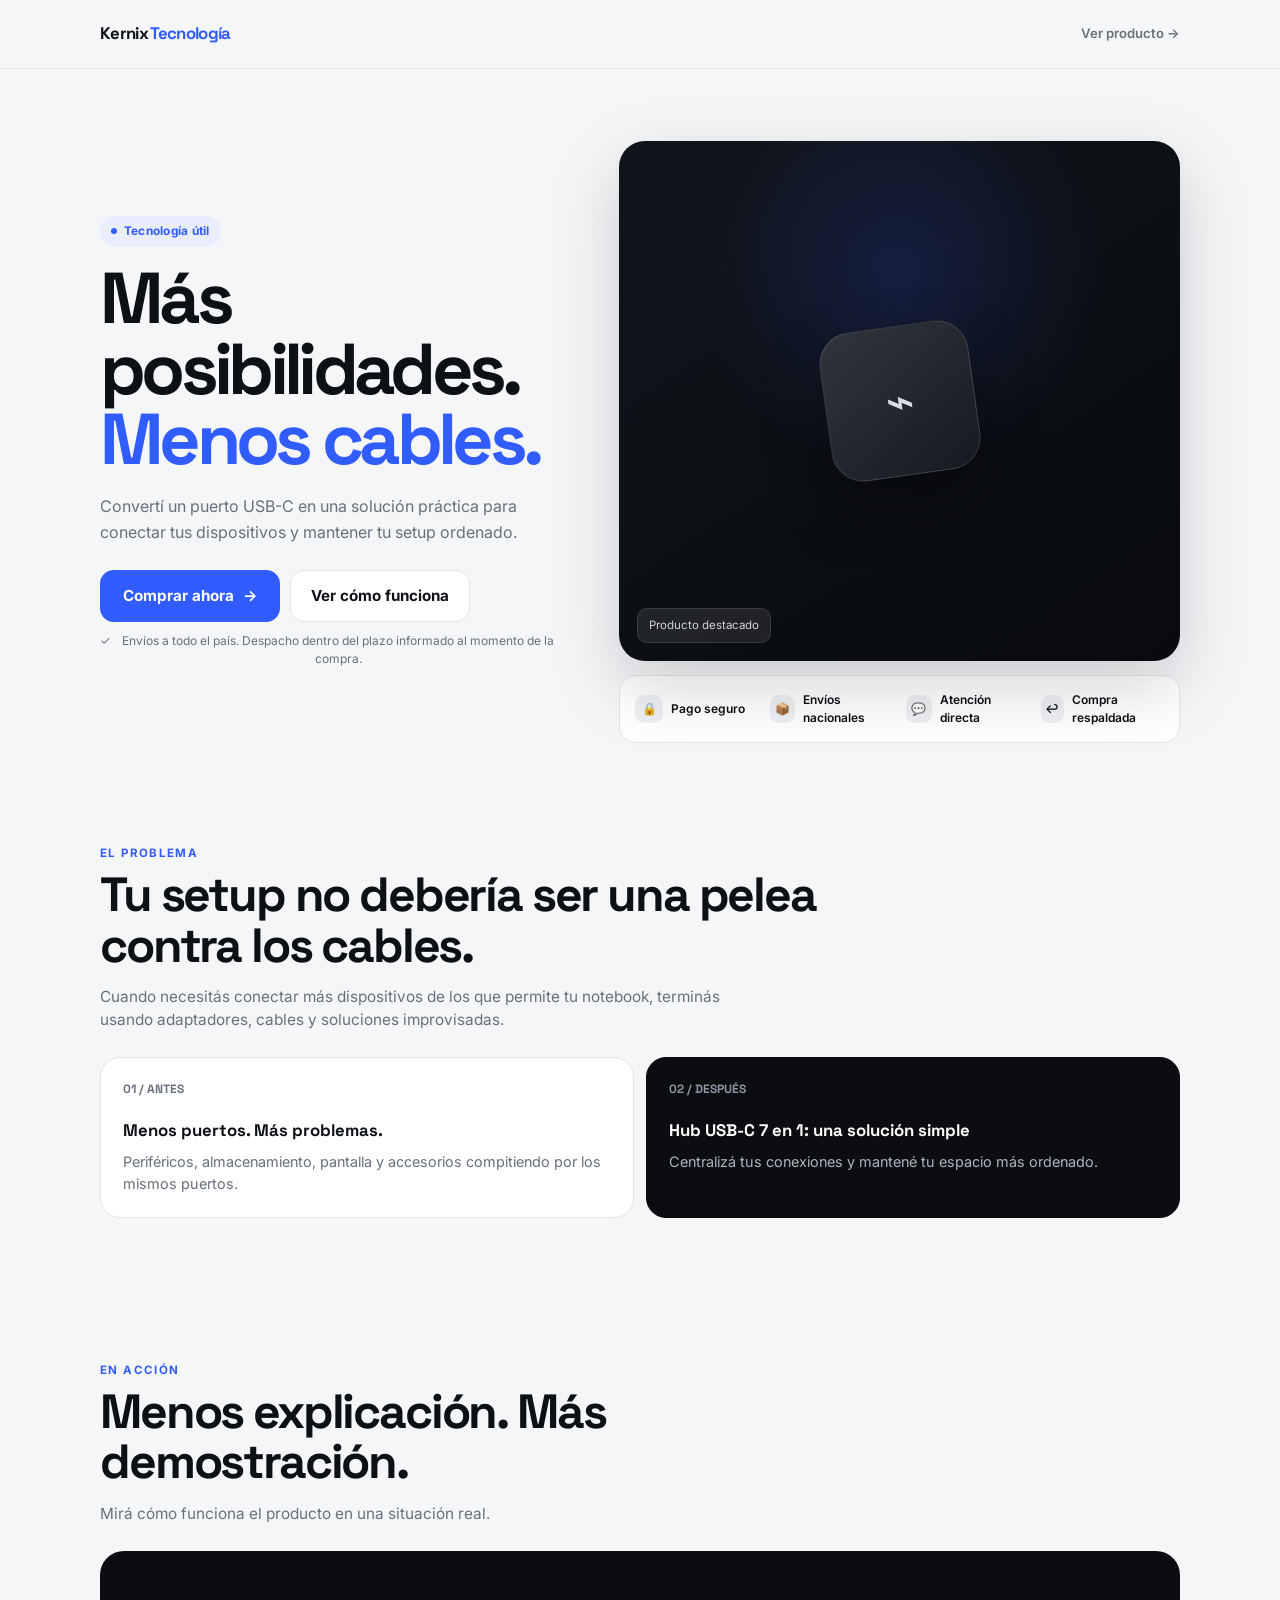
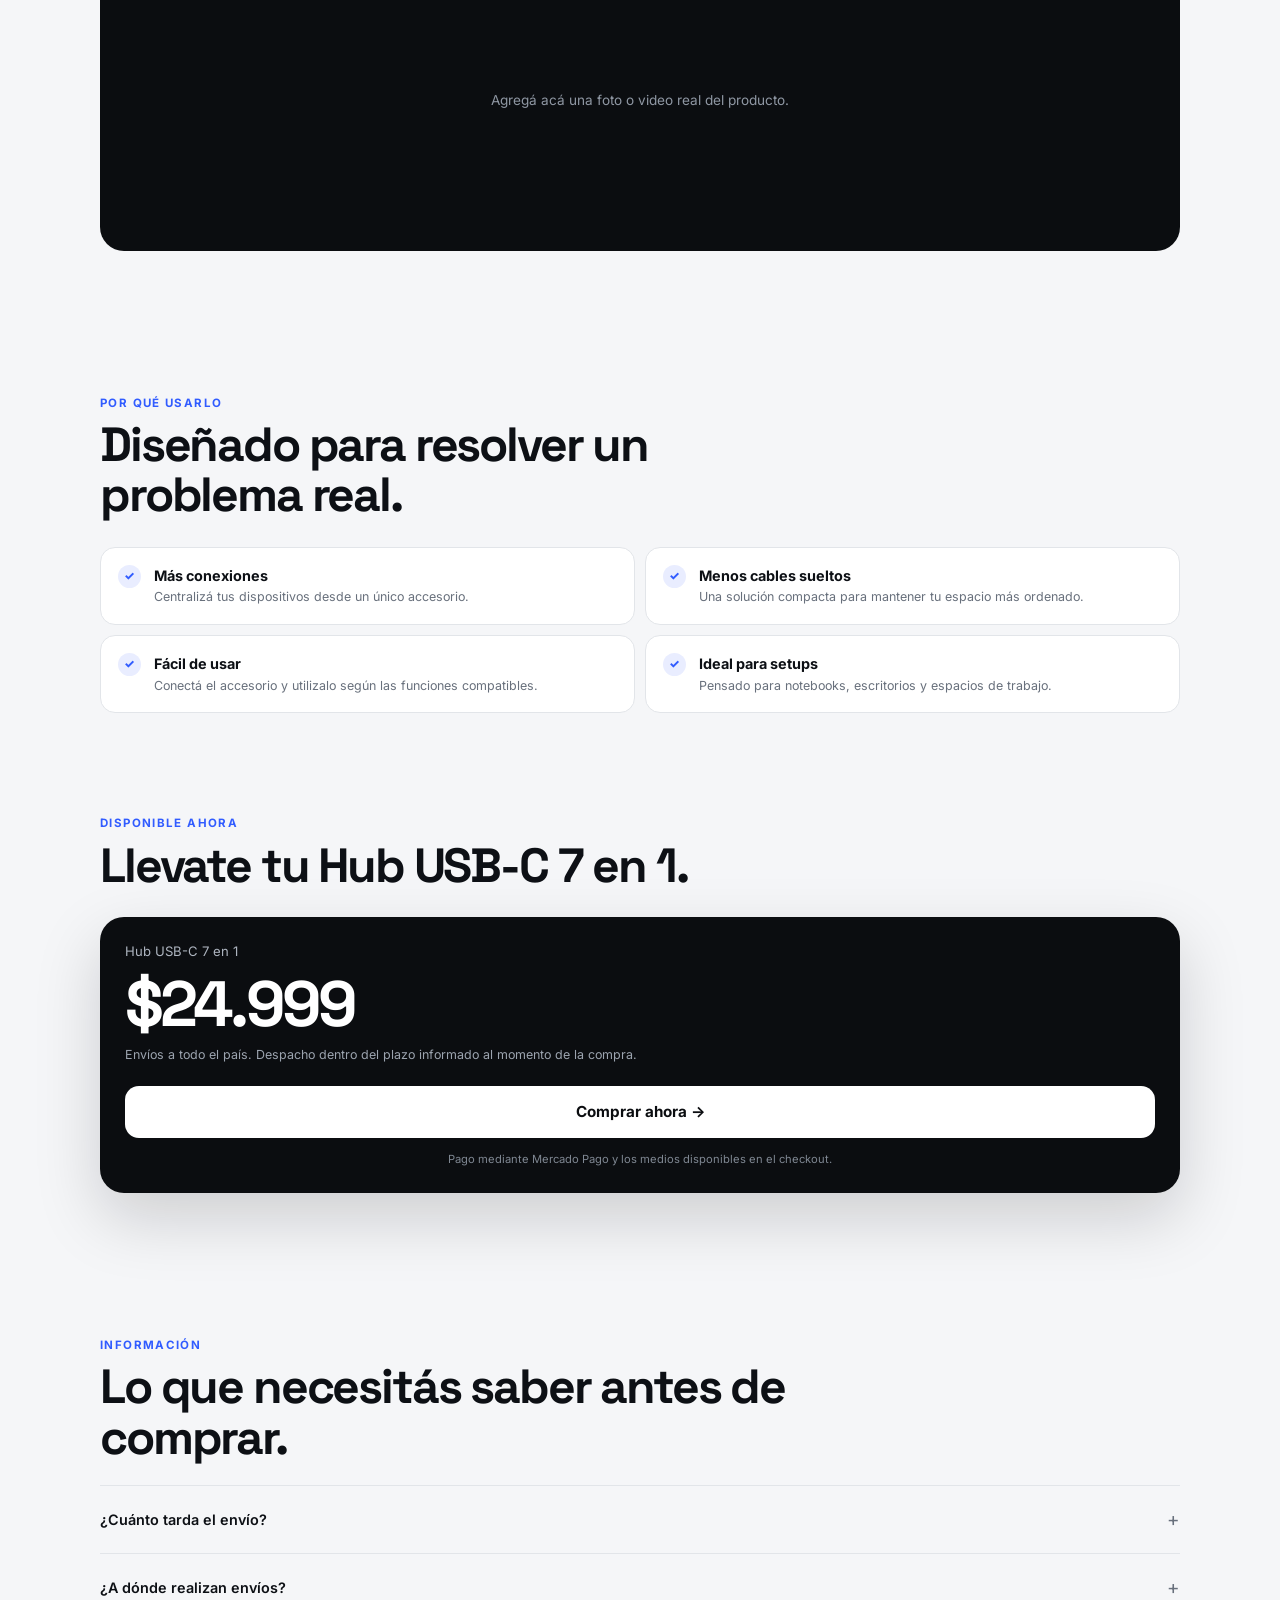
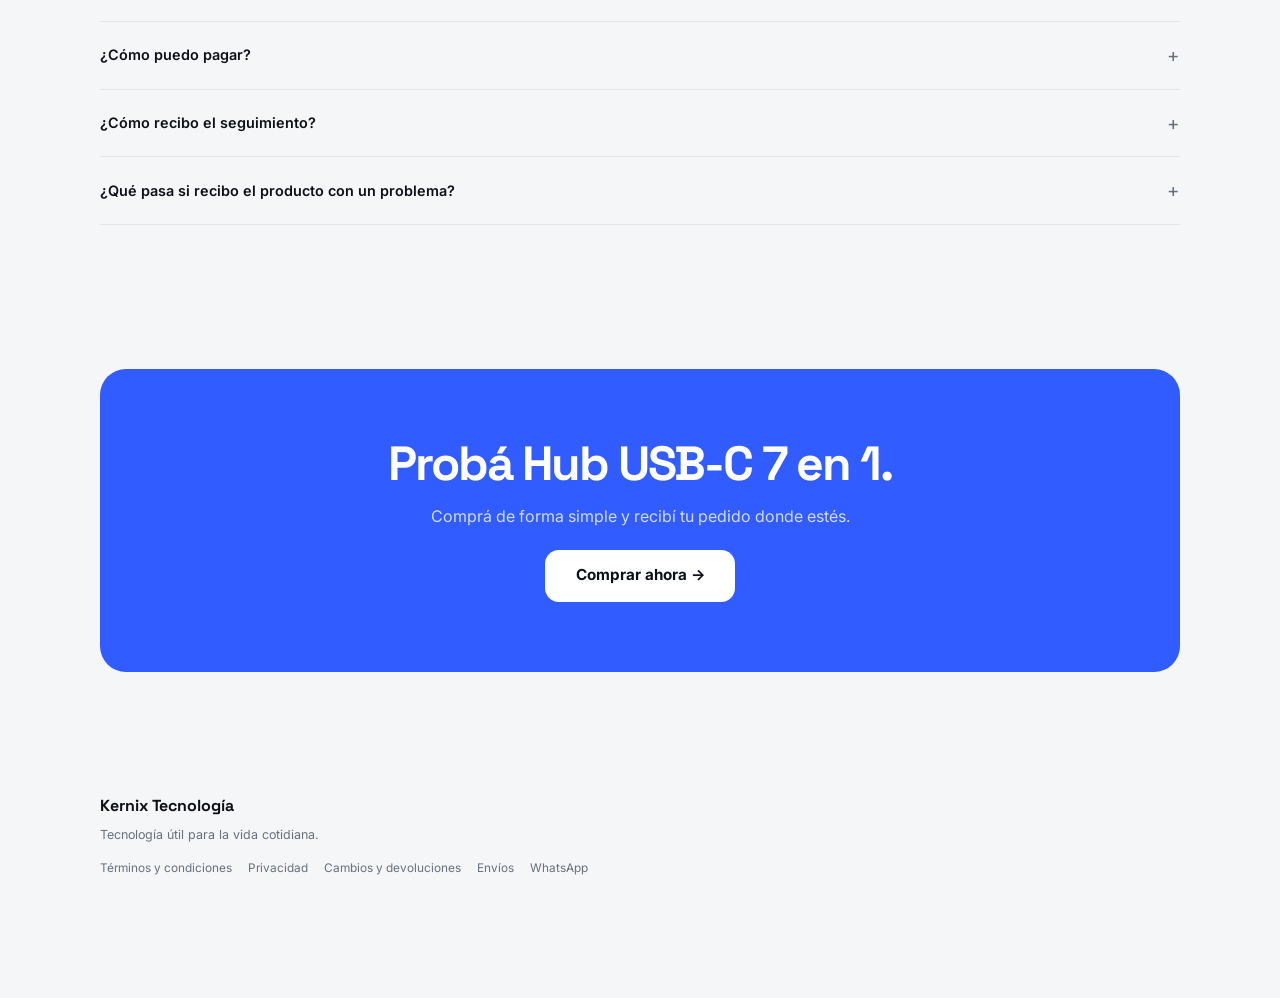
<file: Kernix Tecnología — Landing.html>
<!DOCTYPE html>
<html lang="es">
<head>
  <meta charset="UTF-8">
  <meta name="viewport" content="width=device-width, initial-scale=1, viewport-fit=cover">

  <title>Kernix Tecnología — Tecnología útil</title>
  <meta name="description" content="Tecnología útil para tu día a día. Comprá online en Kernix Tecnología.">
  <meta name="theme-color" content="#0b0d10">

  <meta property="og:title" content="Kernix Tecnología">
  <meta property="og:description" content="Tecnología útil para tu día a día.">
  <meta property="og:type" content="website">

  <link rel="preconnect" href="https://fonts.googleapis.com">
  <link rel="preconnect" href="https://fonts.gstatic.com" crossorigin>
  <link
    href="https://fonts.googleapis.com/css2?family=Inter:wght@400;500;600;700&family=Space+Grotesk:wght@500;600;700&display=swap"
    rel="stylesheet"
  >

  <style>
    :root {
      --bg: #f5f6f8;
      --surface: #ffffff;
      --surface-soft: #eef0f3;
      --ink: #0d1015;
      --muted: #68707c;
      --line: #e2e5e9;
      --accent: #315cff;
      --accent-hover: #2449dc;
      --accent-soft: #e9edff;
      --success: #16834b;
      --dark: #0b0d10;
      --dark-2: #15181d;
      --radius: 20px;
      --shadow: 0 16px 45px rgba(13, 16, 21, .08);
    }

    * {
      box-sizing: border-box;
    }

    html {
      scroll-behavior: smooth;
      scroll-padding-top: 80px;
    }

    body {
      margin: 0;
      background: var(--bg);
      color: var(--ink);
      font-family: "Inter", system-ui, sans-serif;
      line-height: 1.5;
      -webkit-font-smoothing: antialiased;
    }

    img {
      display: block;
      max-width: 100%;
    }

    a {
      color: inherit;
    }

    button,
    a {
      -webkit-tap-highlight-color: transparent;
    }

    h1,
    h2,
    h3,
    .brand,
    .price {
      font-family: "Space Grotesk", system-ui, sans-serif;
    }

    .container {
      width: min(100% - 32px, 1080px);
      margin: 0 auto;
    }

    /* =========================
       HEADER
    ========================= */

    header {
      position: sticky;
      top: 0;
      z-index: 100;
      background: rgba(245, 246, 248, .88);
      backdrop-filter: blur(16px);
      border-bottom: 1px solid rgba(226, 229, 233, .8);
    }

    .nav {
      min-height: 68px;
      display: flex;
      align-items: center;
      justify-content: space-between;
    }

    .brand {
      font-size: 1.05rem;
      font-weight: 700;
      letter-spacing: -.04em;
      text-decoration: none;
    }

    .brand span {
      color: var(--accent);
    }

    .nav-link {
      font-size: .82rem;
      font-weight: 600;
      text-decoration: none;
      color: var(--muted);
    }

    /* =========================
       HERO
    ========================= */

    .hero {
      padding: 34px 0 20px;
    }

    .hero-grid {
      display: grid;
      gap: 18px;
    }

    .hero-copy {
      padding: 10px 0;
    }

    .eyebrow {
      display: inline-flex;
      align-items: center;
      gap: 7px;
      padding: 7px 11px;
      border-radius: 999px;
      background: var(--accent-soft);
      color: var(--accent);
      font-size: .74rem;
      font-weight: 700;
      letter-spacing: .02em;
      margin-bottom: 16px;
    }

    .eyebrow-dot {
      width: 6px;
      height: 6px;
      border-radius: 50%;
      background: var(--accent);
    }

    .hero h1 {
      margin: 0;
      max-width: 720px;
      font-size: clamp(2.15rem, 9vw, 4.5rem);
      line-height: .98;
      letter-spacing: -.065em;
      font-weight: 700;
    }

    .hero h1 .accent {
      color: var(--accent);
    }

    .hero-description {
      max-width: 590px;
      margin: 18px 0 0;
      color: var(--muted);
      font-size: 1rem;
      line-height: 1.65;
    }

    .hero-actions {
      margin-top: 24px;
      display: grid;
      gap: 10px;
    }

    .btn {
      min-height: 52px;
      padding: 14px 20px;
      border: 0;
      border-radius: 14px;
      background: var(--accent);
      color: white;
      display: inline-flex;
      align-items: center;
      justify-content: center;
      gap: 9px;
      text-decoration: none;
      font-size: .95rem;
      font-weight: 700;
      cursor: pointer;
      transition: transform .15s ease, background .15s ease;
    }

    .btn:hover {
      background: var(--accent-hover);
    }

    .btn:active {
      transform: scale(.985);
    }

    .btn-secondary {
      background: var(--surface);
      color: var(--ink);
      border: 1px solid var(--line);
    }

    .btn-secondary:hover {
      background: var(--surface-soft);
    }

    .hero-note {
      display: flex;
      justify-content: center;
      gap: 6px;
      margin-top: 10px;
      color: var(--muted);
      font-size: .75rem;
      text-align: center;
    }

    /* =========================
       PRODUCT VISUAL
    ========================= */

    .product-card {
      position: relative;
      min-height: 340px;
      border-radius: 26px;
      overflow: hidden;
      background:
        radial-gradient(circle at 50% 25%, rgba(49, 92, 255, .18), transparent 42%),
        linear-gradient(145deg, #11151b, #080a0d);
      display: flex;
      align-items: center;
      justify-content: center;
      box-shadow: 0 25px 70px rgba(10, 13, 18, .18);
    }

    .product-card img {
      width: 100%;
      height: 100%;
      max-height: 500px;
      object-fit: contain;
      padding: 30px;
      position: relative;
      z-index: 2;
    }

    .product-placeholder {
      width: 150px;
      height: 150px;
      border-radius: 32px;
      background: linear-gradient(145deg, #30353d, #171a1f);
      border: 1px solid rgba(255,255,255,.12);
      box-shadow: 0 30px 60px rgba(0,0,0,.35);
      display: flex;
      align-items: center;
      justify-content: center;
      color: #d9dde4;
      font-size: 3rem;
      transform: rotate(-8deg);
    }

    .product-label {
      position: absolute;
      left: 18px;
      bottom: 18px;
      z-index: 3;
      padding: 8px 11px;
      border-radius: 10px;
      background: rgba(255,255,255,.09);
      border: 1px solid rgba(255,255,255,.12);
      color: rgba(255,255,255,.8);
      backdrop-filter: blur(12px);
      font-size: .72rem;
    }

    /* =========================
       TRUST BAR
    ========================= */

    .trust-bar {
      margin: 14px 0 0;
      padding: 15px;
      border-radius: 16px;
      background: var(--surface);
      border: 1px solid var(--line);
      display: grid;
      grid-template-columns: repeat(2, 1fr);
      gap: 12px;
    }

    .trust-mini {
      display: flex;
      align-items: center;
      gap: 8px;
      font-size: .75rem;
      font-weight: 600;
    }

    .trust-mini-icon {
      width: 28px;
      height: 28px;
      border-radius: 9px;
      display: flex;
      align-items: center;
      justify-content: center;
      background: var(--surface-soft);
    }

    /* =========================
       SECTIONS
    ========================= */

    section {
      padding: 72px 0;
    }

    .section-kicker {
      margin-bottom: 8px;
      color: var(--accent);
      font-size: .72rem;
      font-weight: 700;
      text-transform: uppercase;
      letter-spacing: .12em;
    }

    section h2 {
      margin: 0;
      max-width: 720px;
      font-size: clamp(1.75rem, 6vw, 3rem);
      line-height: 1.05;
      letter-spacing: -.045em;
    }

    .section-lead {
      max-width: 620px;
      margin: 14px 0 0;
      color: var(--muted);
      font-size: .96rem;
    }

    /* =========================
       PROBLEM / SOLUTION
    ========================= */

    .problem-grid {
      display: grid;
      gap: 12px;
      margin-top: 26px;
    }

    .problem-card {
      padding: 22px;
      border-radius: var(--radius);
      border: 1px solid var(--line);
      background: var(--surface);
    }

    .problem-card.solution {
      background: var(--dark);
      border-color: var(--dark);
      color: white;
    }

    .problem-number {
      font-family: "Space Grotesk";
      font-size: .75rem;
      font-weight: 700;
      color: var(--muted);
      margin-bottom: 20px;
    }

    .solution .problem-number {
      color: #8e97a5;
    }

    .problem-card h3 {
      margin: 0 0 8px;
      font-size: 1.05rem;
    }

    .problem-card p {
      margin: 0;
      color: var(--muted);
      font-size: .9rem;
    }

    .solution p {
      color: #aeb5c0;
    }

    /* =========================
       DEMO
    ========================= */

    .demo {
      margin-top: 26px;
      border-radius: 24px;
      overflow: hidden;
      background: var(--dark);
      min-height: 300px;
      display: flex;
      align-items: center;
      justify-content: center;
    }

    .demo img,
    .demo video {
      width: 100%;
      max-height: 600px;
      object-fit: cover;
    }

    .demo-placeholder {
      color: #8f97a3;
      text-align: center;
      padding: 40px;
      font-size: .85rem;
    }

    /* =========================
       BENEFITS
    ========================= */

    .benefits {
      margin-top: 26px;
      display: grid;
      gap: 10px;
    }

    .benefit {
      display: flex;
      gap: 13px;
      align-items: flex-start;
      padding: 17px;
      border: 1px solid var(--line);
      border-radius: 15px;
      background: var(--surface);
    }

    .check {
      width: 23px;
      height: 23px;
      flex: 0 0 23px;
      border-radius: 50%;
      background: var(--accent-soft);
      color: var(--accent);
      display: flex;
      align-items: center;
      justify-content: center;
      font-size: .75rem;
      font-weight: 800;
    }

    .benefit strong {
      display: block;
      font-size: .9rem;
    }

    .benefit span {
      display: block;
      margin-top: 2px;
      color: var(--muted);
      font-size: .78rem;
    }

    /* =========================
       BUY
    ========================= */

    .buy-section {
      padding-top: 30px;
    }

    .buy-card {
      margin-top: 26px;
      padding: 25px;
      border-radius: 24px;
      background: var(--dark);
      color: white;
      box-shadow: 0 25px 65px rgba(11,13,16,.17);
    }

    .buy-product-name {
      color: #aeb5c0;
      font-size: .82rem;
      margin-bottom: 10px;
    }

    .price {
      font-size: clamp(2.5rem, 11vw, 4rem);
      font-weight: 700;
      line-height: 1;
      letter-spacing: -.06em;
    }

    .old-price {
      display: inline-block;
      margin-left: 8px;
      color: #777f8a;
      font-size: .95rem;
      text-decoration: line-through;
    }

    .buy-note {
      margin: 10px 0 22px;
      color: #9ca4af;
      font-size: .78rem;
    }

    .buy-card .btn {
      width: 100%;
      background: white;
      color: var(--dark);
    }

    .buy-card .btn:hover {
      background: #edf0f4;
    }

    .payment-note {
      margin-top: 13px;
      text-align: center;
      color: #7f8792;
      font-size: .7rem;
    }

    /* =========================
       FAQ
    ========================= */

    .faq {
      margin-top: 22px;
      border-top: 1px solid var(--line);
    }

    details {
      border-bottom: 1px solid var(--line);
    }

    summary {
      list-style: none;
      cursor: pointer;
      padding: 19px 0;
      display: flex;
      align-items: center;
      justify-content: space-between;
      gap: 15px;
      font-size: .9rem;
      font-weight: 600;
    }

    summary::-webkit-details-marker {
      display: none;
    }

    summary::after {
      content: "+";
      color: var(--muted);
      font-size: 1.2rem;
      font-weight: 400;
    }

    details[open] summary::after {
      content: "−";
    }

    details p {
      margin: -4px 0 18px;
      max-width: 680px;
      color: var(--muted);
      font-size: .84rem;
    }

    /* =========================
       FINAL CTA
    ========================= */

    .final-cta {
      padding: 70px 22px;
      border-radius: 26px;
      background: var(--accent);
      color: white;
      text-align: center;
    }

    .final-cta h2 {
      margin: 0 auto;
      max-width: 650px;
    }

    .final-cta p {
      max-width: 500px;
      margin: 14px auto 22px;
      color: rgba(255,255,255,.78);
    }

    .final-cta .btn {
      width: auto;
      min-width: 190px;
      background: white;
      color: var(--ink);
    }

    /* =========================
       FOOTER
    ========================= */

    footer {
      padding: 50px 0 120px;
    }

    .footer-brand {
      font-family: "Space Grotesk";
      font-weight: 700;
      margin-bottom: 8px;
    }

    footer p {
      margin: 0 0 16px;
      color: var(--muted);
      font-size: .78rem;
    }

    .footer-links {
      display: flex;
      flex-wrap: wrap;
      gap: 7px 16px;
    }

    .footer-links a {
      color: var(--muted);
      font-size: .74rem;
      text-decoration: none;
    }

    /* =========================
       MOBILE CTA
    ========================= */

    .mobile-buy {
      position: fixed;
      left: 0;
      right: 0;
      bottom: 0;
      z-index: 90;
      padding: 9px 12px calc(9px + env(safe-area-inset-bottom));
      background: rgba(255,255,255,.94);
      border-top: 1px solid var(--line);
      backdrop-filter: blur(16px);
      display: flex;
      align-items: center;
      gap: 10px;
    }

    .mobile-price {
      padding-left: 4px;
      font-family: "Space Grotesk";
      font-size: .95rem;
      font-weight: 700;
      white-space: nowrap;
    }

    .mobile-buy .btn {
      flex: 1;
      min-height: 46px;
    }

    /* =========================
       DESKTOP
    ========================= */

    @media (min-width: 760px) {

      .container {
        width: min(100% - 64px, 1080px);
      }

      .nav-link {
        display: block;
      }

      .hero {
        padding: 72px 0 30px;
      }

      .hero-grid {
        grid-template-columns: .9fr 1.1fr;
        align-items: center;
        gap: 60px;
      }

      .hero-actions {
        display: flex;
        align-items: center;
      }

      .hero-actions .btn {
        width: auto;
        min-width: 180px;
      }

      .hero-note {
        justify-content: flex-start;
      }

      .product-card {
        min-height: 520px;
      }

      .trust-bar {
        grid-template-columns: repeat(4, 1fr);
      }

      .problem-grid {
        grid-template-columns: repeat(2, 1fr);
      }

      .benefits {
        grid-template-columns: repeat(2, 1fr);
      }

      .mobile-buy {
        display: none;
      }
    }
  </style>
</head>

<body>

<header>
  <div class="container nav">
    <a href="#" class="brand">
      Kernix <span>Tecnología</span>
    </a>

    <a href="#comprar" class="nav-link">
      Ver producto →
    </a>
  </div>
</header>

<main>

  <!-- HERO -->

  <section class="hero">
    <div class="container hero-grid">

      <div class="hero-copy">

        <div class="eyebrow">
          <span class="eyebrow-dot"></span>
          Tecnología útil
        </div>

        <h1 id="hero-title">
          Más posibilidades.
          <span class="accent">Menos cables.</span>
        </h1>

        <p class="hero-description" id="hero-description">
          Una solución simple para conectar tus dispositivos y aprovechar mejor tu espacio.
        </p>

        <div class="hero-actions">
          <a href="#comprar" class="btn">
            Comprar ahora
            <span>→</span>
          </a>

          <a href="#producto" class="btn btn-secondary">
            Ver cómo funciona
          </a>
        </div>

        <div class="hero-note">
          <span>✓</span>
          <span id="hero-shipping-note">Envíos a todo el país</span>
        </div>

      </div>

      <div>
        <div class="product-card" id="hero-product">
          <div class="product-placeholder">⌁</div>
          <div class="product-label">Producto destacado</div>
        </div>

        <div class="trust-bar">
          <div class="trust-mini">
            <span class="trust-mini-icon">🔒</span>
            Pago seguro
          </div>

          <div class="trust-mini">
            <span class="trust-mini-icon">📦</span>
            Envíos nacionales
          </div>

          <div class="trust-mini">
            <span class="trust-mini-icon">💬</span>
            Atención directa
          </div>

          <div class="trust-mini">
            <span class="trust-mini-icon">↩</span>
            Compra respaldada
          </div>
        </div>
      </div>

    </div>
  </section>


  <!-- PROBLEMA -->

  <section id="problema">
    <div class="container">

      <div class="section-kicker">El problema</div>

      <h2>
        Tu setup no debería ser una pelea contra los cables.
      </h2>

      <p class="section-lead">
        Cuando necesitás conectar más dispositivos de los que permite tu notebook,
        terminás usando adaptadores, cables y soluciones improvisadas.
      </p>

      <div class="problem-grid">

        <div class="problem-card">
          <div class="problem-number">01 / ANTES</div>

          <h3>Menos puertos. Más problemas.</h3>

          <p>
            Periféricos, almacenamiento, pantalla y accesorios compitiendo por los
            mismos puertos.
          </p>
        </div>

        <div class="problem-card solution">
          <div class="problem-number">02 / DESPUÉS</div>

          <h3 id="solution-title">Un solo accesorio.</h3>

          <p id="solution-description">
            Centralizá tus conexiones y mantené tu espacio más ordenado.
          </p>
        </div>

      </div>

    </div>
  </section>


  <!-- PRODUCTO EN ACCIÓN -->

  <section id="producto">
    <div class="container">

      <div class="section-kicker">En acción</div>

      <h2>
        Menos explicación. Más demostración.
      </h2>

      <p class="section-lead">
        Mirá cómo funciona el producto en una situación real.
      </p>

      <div class="demo" id="product-demo">
        <div class="demo-placeholder">
          Agregá acá una foto o video real del producto.
        </div>
      </div>

    </div>
  </section>


  <!-- BENEFICIOS -->

  <section>
    <div class="container">

      <div class="section-kicker">Por qué usarlo</div>

      <h2>
        Diseñado para resolver un problema real.
      </h2>

      <div class="benefits" id="benefits"></div>

    </div>
  </section>


  <!-- COMPRA -->

  <section class="buy-section" id="comprar">
    <div class="container">

      <div class="section-kicker">Disponible ahora</div>

      <h2 id="buy-title">
        Llevate el tuyo.
      </h2>

      <div class="buy-card">

        <div class="buy-product-name" id="buy-product-name">
          Producto
        </div>

        <div>
          <span class="price" id="price">$24.999</span>
          <span class="old-price" id="old-price"></span>
        </div>

        <p class="buy-note" id="buy-note">
          Envíos a todo el país.
        </p>

        <a href="#" class="btn" id="buy-button">
          Comprar ahora →
        </a>

        <div class="payment-note" id="payment-note">
          Pago seguro mediante Mercado Pago.
        </div>

      </div>

    </div>
  </section>


  <!-- CONFIANZA -->

  <section>
    <div class="container">

      <div class="section-kicker">Información</div>

      <h2>
        Lo que necesitás saber antes de comprar.
      </h2>

      <div class="faq">

        <details>
          <summary>¿Cuánto tarda el envío?</summary>
          <p id="faq-shipping-time">
            Configurar con el tiempo real informado por el proveedor.
          </p>
        </details>

        <details>
          <summary>¿A dónde realizan envíos?</summary>
          <p id="faq-shipping-zones">
            Configurar las zonas reales de envío.
          </p>
        </details>

        <details>
          <summary>¿Cómo puedo pagar?</summary>
          <p id="faq-payment">
            Configurar los medios de pago disponibles.
          </p>
        </details>

        <details>
          <summary>¿Cómo recibo el seguimiento?</summary>
          <p id="faq-tracking">
            Configurar según el sistema de despacho utilizado.
          </p>
        </details>

        <details>
          <summary>¿Qué pasa si recibo el producto con un problema?</summary>
          <p id="faq-returns">
            Configurar la política real de cambios y devoluciones antes de publicar.
          </p>
        </details>

      </div>

    </div>
  </section>


  <!-- CTA FINAL -->

  <section>
    <div class="container">

      <div class="final-cta">

        <h2 id="final-title">
          Tecnología útil, sin complicaciones.
        </h2>

        <p>
          Comprá de forma simple y recibí tu pedido donde estés.
        </p>

        <a href="#comprar" class="btn">
          Comprar ahora →
        </a>

      </div>

    </div>
  </section>

</main>


<!-- FOOTER -->

<footer>
  <div class="container">

    <div class="footer-brand">
      Kernix Tecnología
    </div>

    <p>
      Tecnología útil para la vida cotidiana.
    </p>

    <div class="footer-links">
      <a href="#">Términos y condiciones</a>
      <a href="#">Privacidad</a>
      <a href="#">Cambios y devoluciones</a>
      <a href="#">Envíos</a>
      <a href="#" id="footer-whatsapp">WhatsApp</a>
    </div>

  </div>
</footer>


<!-- CTA MOBILE -->

<div class="mobile-buy">

  <span class="mobile-price" id="mobile-price">
    $24.999
  </span>

  <a href="#" class="btn" id="mobile-buy-button">
    Comprar →
  </a>

</div>


<script>

  /* =====================================================
     CONFIGURACIÓN
     Cambiá solamente estos datos para utilizar otro producto.
  ===================================================== */

  const CONFIG = {

    PRODUCT_NAME: "Hub USB-C 7 en 1",

    PRODUCT_DESCRIPTION:
      "Convertí un puerto USB-C en una solución práctica para conectar tus dispositivos y mantener tu setup ordenado.",

    PRODUCT_PRICE:
      "$24.999",

    PRODUCT_OLD_PRICE:
      null,

    PRODUCT_IMAGE:
      null,

    PRODUCT_VIDEO:
      null,

    PRODUCT_URL:
      "#",

    WHATSAPP_URL:
      "https://wa.me/5490000000000",

    SHIPPING_INFORMATION:
      "Envíos a todo el país. Despacho dentro del plazo informado al momento de la compra.",

    PAYMENT_INFORMATION:
      "Pago mediante Mercado Pago y los medios disponibles en el checkout.",

    SHIPPING_ZONES:
      "Envíos a todo el territorio habilitado por el operador logístico.",

    TRACKING_INFORMATION:
      "Recibirás la información de seguimiento cuando el pedido sea despachado.",

    RETURNS_INFORMATION:
      "Consultar la política de cambios y devoluciones antes de realizar la compra.",

  };


  /* =====================================================
     BENEFICIOS
  ===================================================== */

  const BENEFITS = [

    {
      title: "Más conexiones",
      description: "Centralizá tus dispositivos desde un único accesorio."
    },

    {
      title: "Menos cables sueltos",
      description: "Una solución compacta para mantener tu espacio más ordenado."
    },

    {
      title: "Fácil de usar",
      description: "Conectá el accesorio y utilizalo según las funciones compatibles."
    },

    {
      title: "Ideal para setups",
      description: "Pensado para notebooks, escritorios y espacios de trabajo."
    }

  ];


  /* =====================================================
     HELPERS
  ===================================================== */

  function setText(id, value) {

    const element = document.getElementById(id);

    if (element) {
      element.textContent = value;
    }

  }


  /* =====================================================
     CONTENIDO
  ===================================================== */

  setText(
    "hero-description",
    CONFIG.PRODUCT_DESCRIPTION
  );

  setText(
    "buy-product-name",
    CONFIG.PRODUCT_NAME
  );

  setText(
    "price",
    CONFIG.PRODUCT_PRICE
  );

  setText(
    "mobile-price",
    CONFIG.PRODUCT_PRICE
  );

  setText(
    "buy-note",
    CONFIG.SHIPPING_INFORMATION
  );

  setText(
    "payment-note",
    CONFIG.PAYMENT_INFORMATION
  );

  setText(
    "faq-shipping-time",
    CONFIG.SHIPPING_INFORMATION
  );

  setText(
    "faq-shipping-zones",
    CONFIG.SHIPPING_ZONES
  );

  setText(
    "faq-payment",
    CONFIG.PAYMENT_INFORMATION
  );

  setText(
    "faq-tracking",
    CONFIG.TRACKING_INFORMATION
  );

  setText(
    "faq-returns",
    CONFIG.RETURNS_INFORMATION
  );

  setText(
    "hero-shipping-note",
    CONFIG.SHIPPING_INFORMATION
  );

  setText(
    "solution-title",
    `${CONFIG.PRODUCT_NAME}: una solución simple`
  );

  setText(
    "buy-title",
    `Llevate tu ${CONFIG.PRODUCT_NAME}.`
  );

  setText(
    "final-title",
    `Probá ${CONFIG.PRODUCT_NAME}.`
  );


  /* =====================================================
     PRECIO ANTERIOR
  ===================================================== */

  const oldPrice = document.getElementById("old-price");

  if (CONFIG.PRODUCT_OLD_PRICE) {

    oldPrice.textContent = CONFIG.PRODUCT_OLD_PRICE;

  } else {

    oldPrice.style.display = "none";

  }


  /* =====================================================
     IMAGEN DEL PRODUCTO
  ===================================================== */

  function renderProductImage() {

    const container =
      document.getElementById("hero-product");

    if (!container) return;

    if (CONFIG.PRODUCT_IMAGE) {

      container.innerHTML = `
        <img
          src="${CONFIG.PRODUCT_IMAGE}"
          alt="${CONFIG.PRODUCT_NAME}"
          loading="eager"
        >
        <div class="product-label">
          ${CONFIG.PRODUCT_NAME}
        </div>
      `;

    }

  }

  renderProductImage();


  /* =====================================================
     VIDEO / DEMO
  ===================================================== */

  function renderDemo() {

    const demo =
      document.getElementById("product-demo");

    if (!demo) return;

    if (CONFIG.PRODUCT_VIDEO) {

      demo.innerHTML = `
        <video
          src="${CONFIG.PRODUCT_VIDEO}"
          controls
          playsinline
          preload="metadata"
        ></video>
      `;

      return;

    }

    if (CONFIG.PRODUCT_IMAGE) {

      demo.innerHTML = `
        <img
          src="${CONFIG.PRODUCT_IMAGE}"
          alt="Demostración de ${CONFIG.PRODUCT_NAME}"
          loading="lazy"
        >
      `;

    }

  }

  renderDemo();


  /* =====================================================
     BENEFICIOS
  ===================================================== */

  const benefitsContainer =
    document.getElementById("benefits");

  benefitsContainer.innerHTML =
    BENEFITS.map(item => `

      <div class="benefit">

        <div class="check">
          ✓
        </div>

        <div>

          <strong>
            ${item.title}
          </strong>

          <span>
            ${item.description}
          </span>

        </div>

      </div>

    `).join("");


  /* =====================================================
     BOTONES DE COMPRA
  ===================================================== */

  const purchaseButtons = [

    document.getElementById("buy-button"),

    document.getElementById("mobile-buy-button")

  ];

  purchaseButtons.forEach(button => {

    if (!button) return;

    button.href = CONFIG.PRODUCT_URL;

  });


  /* =====================================================
     WHATSAPP
  ===================================================== */

  const whatsapp =
    document.getElementById("footer-whatsapp");

  if (whatsapp) {

    whatsapp.href = CONFIG.WHATSAPP_URL;

    whatsapp.target = "_blank";
    whatsapp.rel = "noopener noreferrer";

  }


  /* =====================================================
     ANALYTICS LOCAL
     Útil para pruebas sin pagar herramientas.
  ===================================================== */

  function track(eventName) {

    try {

      const key =
        `kernix_${eventName}`;

      const current =
        Number(localStorage.getItem(key) || 0);

      localStorage.setItem(
        key,
        String(current + 1)
      );

    } catch (error) {

      // Storage no disponible.

    }

  }


  track("page_view");


  document
    .querySelectorAll(".btn")
    .forEach(button => {

      button.addEventListener(
        "click",
        () => track("cta_click")
      );

    });


  let bottomTracked = false;

  window.addEventListener(
    "scroll",
    () => {

      if (bottomTracked) return;

      const reachedBottom =
        window.scrollY +
        window.innerHeight >=
        document.documentElement.scrollHeight - 100;

      if (reachedBottom) {

        bottomTracked = true;

        track("scroll_bottom");

      }

    },
    {
      passive: true
    }
  );

</script>

</body>
</html>
</file>
